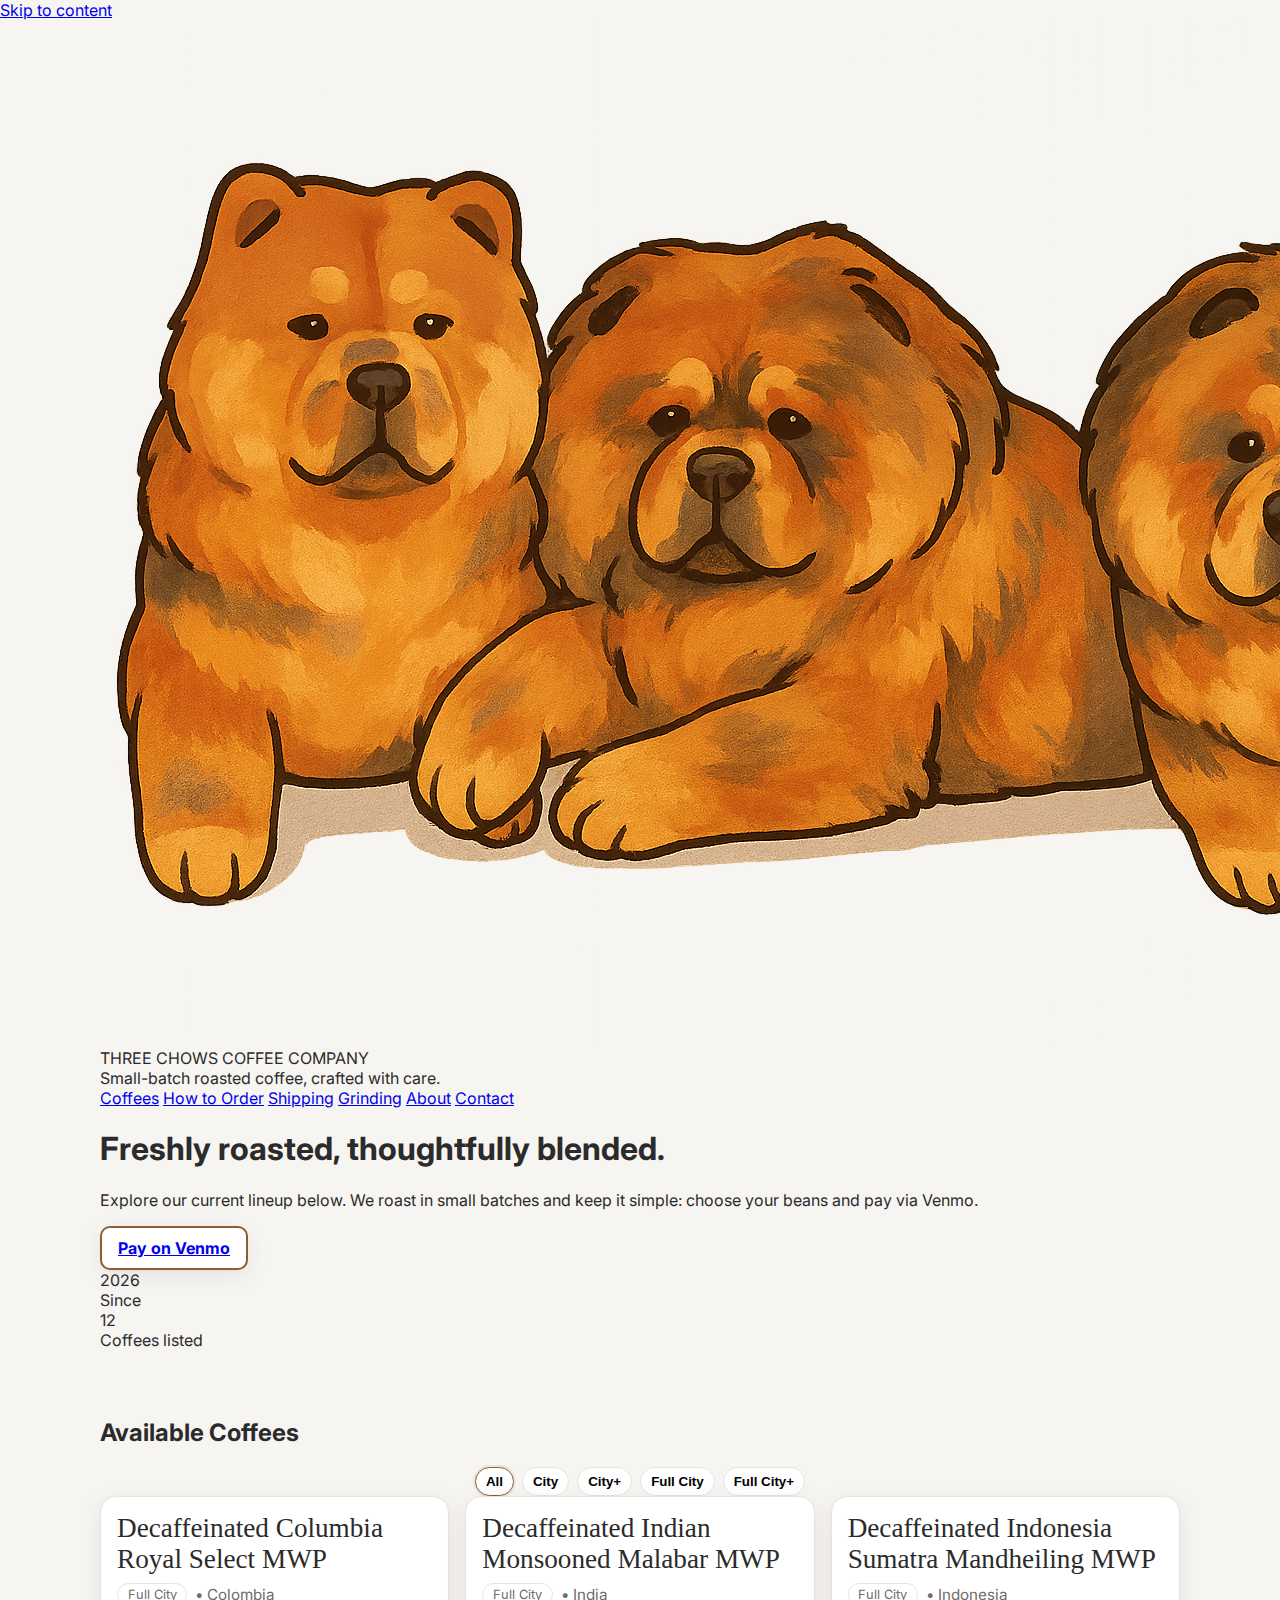
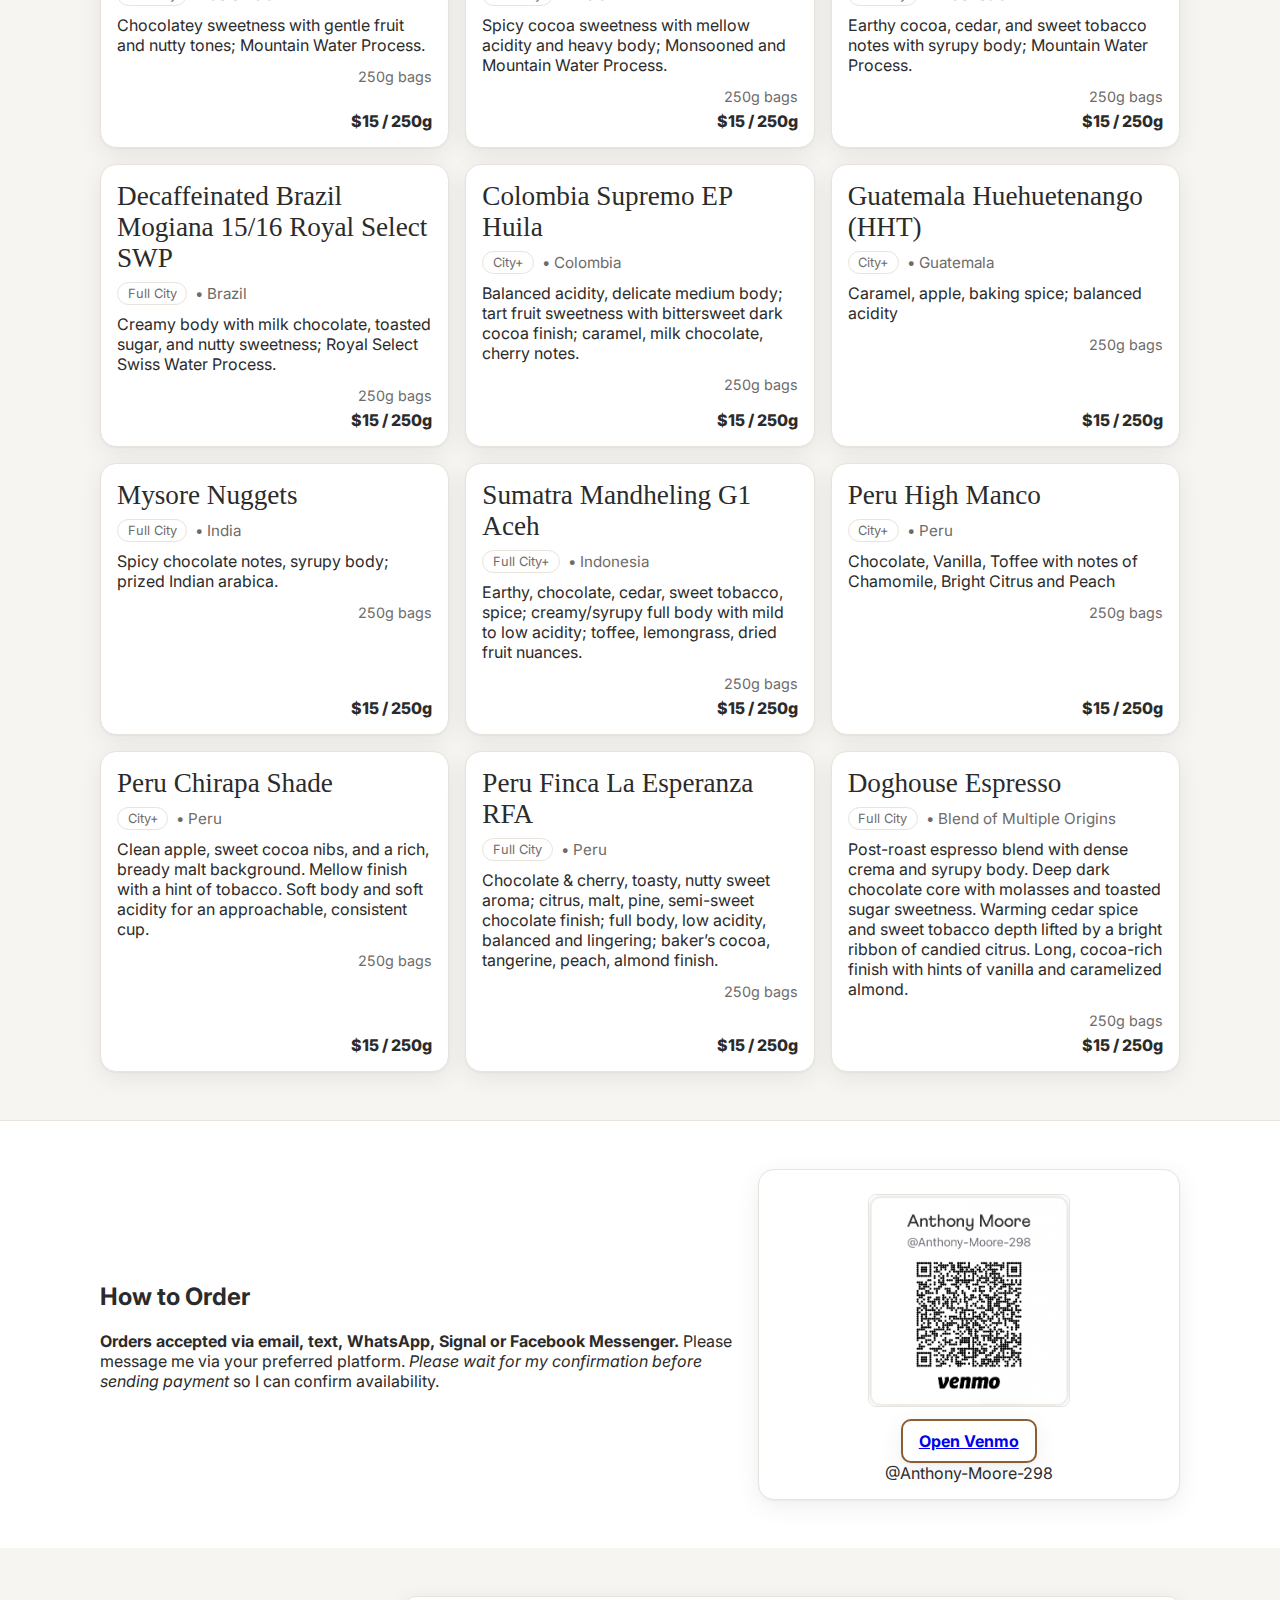
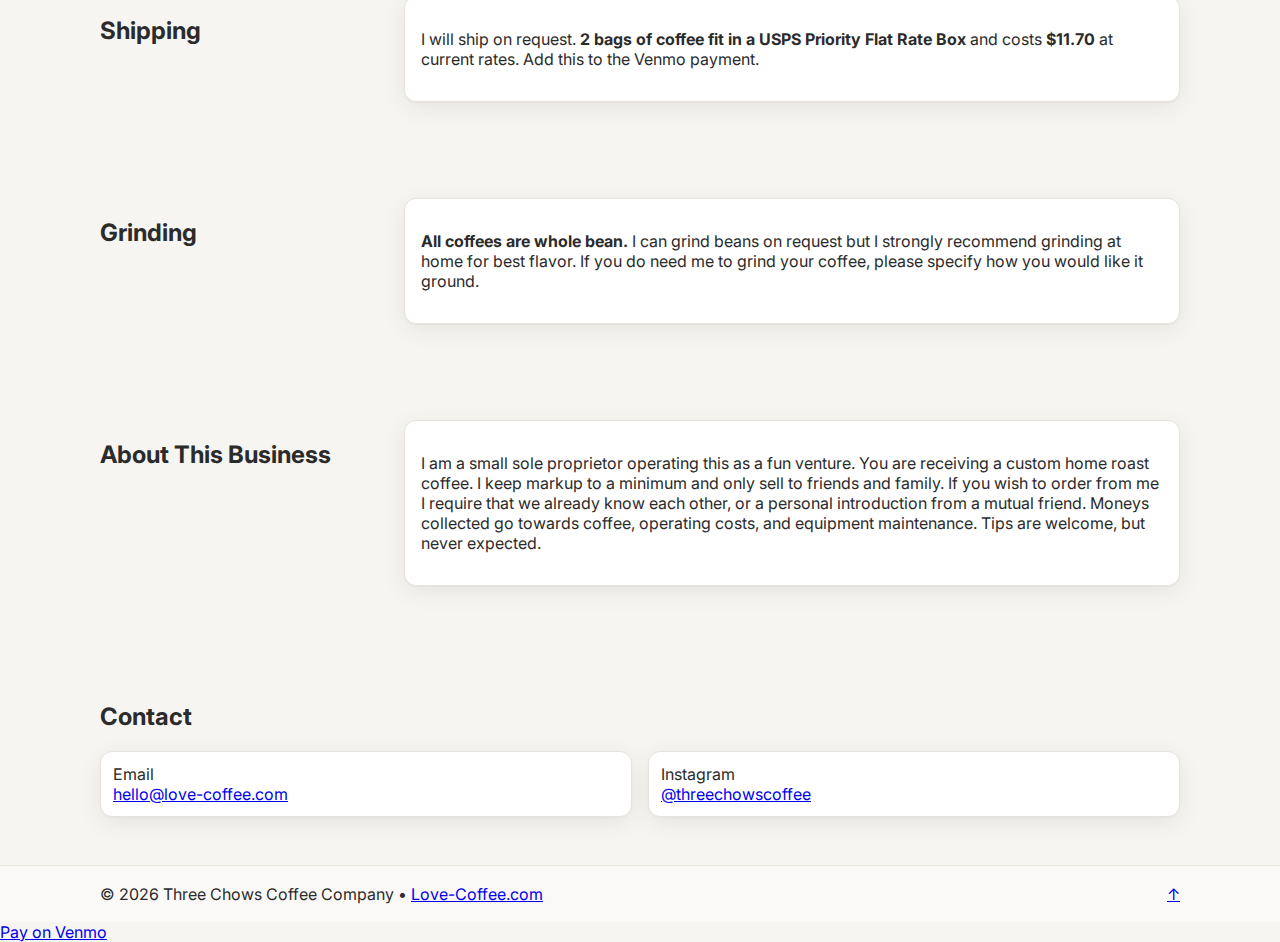
<file: index.html>
<!DOCTYPE html>
<html lang="en">
<head>
  <meta charset="UTF-8" />
  <meta name="viewport" content="width=device-width, initial-scale=1.0" />
  <title>Three Chows Coffee Company</title>
  <meta name="description" content="Small-batch roasted coffee from Three Chows Coffee Company. View current offerings and pay via Venmo." />
  <link rel="icon" href="images/favicon.ico" />
  <link rel="stylesheet" href="style.css" />
</head>
<body>
  <a class="skip-link" href="#menu">Skip to content</a>
  <header class="topbar">
    <div class="container">
      <div class="brand">
        <img src="images/logo.png" alt="Three Chows Coffee Company logo" class="brand-logo" onerror="this.style.display='none'">
        <div class="brand-text">
          <div class="brand-title">THREE CHOWS COFFEE COMPANY</div>
          <div class="brand-tagline">Small-batch roasted coffee, crafted with care.</div>
        </div>
      </div>
      <nav class="nav">
        <a href="#menu">Coffees</a>
        <a href="#order">How to Order</a>
        <a href="#shipping">Shipping</a>
        <a href="#grinding">Grinding</a>
        <a href="#about">About</a>
        <a href="#contact">Contact</a>
      </nav>
    </div>
  </header>

  <section class="hero">
    <div class="container hero-inner">
      <div class="hero-copy">
        <h1>Freshly roasted, thoughtfully blended.</h1>
        <p>Explore our current lineup below. We roast in small batches and keep it simple: choose your beans and pay via Venmo.</p>
        <a id="venmo-link-hero" class="button" href="https://venmo.com/u/Anthony-Moore-298" target="_blank" rel="noopener">Pay on Venmo</a>
      </div>
      <div class="hero-card">
        <div class="stat">
          <div class="stat-number" id="year">2025</div>
          <div class="stat-label">Since</div>
        </div>
        <div class="stat">
          <div class="stat-number" id="coffee-count">—</div>
          <div class="stat-label">Coffees listed</div>
        </div>
      </div>
    </div>
  </section>

  <main id="menu" class="container section">
    <div class="section-head">
      <h2>Available Coffees</h2>
      <div class="filters">
        <button class="chip" data-filter="All" aria-pressed="true">All</button>
        <button class="chip" data-filter="City">City</button>
        <button class="chip" data-filter="City+">City+</button>
        <button class="chip" data-filter="Full City">Full City</button>
        <button class="chip" data-filter="Full City+">Full City+</button>
      </div>
    </div>
    <div id="coffee-list" class="grid"></div>
    <p id="empty-state" class="muted" hidden>No coffees are listed as available right now — check back soon!</p>
  </main>

  <section id="order" class="order section">
    <div class="container order-grid">
      <div>
        <h2>How to Order</h2>
        <p><strong>Orders accepted via email, text, WhatsApp, Signal or Facebook Messenger.</strong> Please message me via your preferred platform. <em>Please wait for my confirmation before sending payment</em> so I can confirm availability.</p>
      </div>
      <div class="order-card">
        <img src="images/venmo-qr.png" alt="Venmo QR Code" class="venmo-qr" onerror="this.style.display='none'">
        <a id="venmo-link" class="button button-outline" href="https://venmo.com/u/Anthony-Moore-298" target="_blank" rel="noopener">Open Venmo</a>
        <div class="venmo-note muted">@Anthony-Moore-298</div>
      </div>
    </div>
  </section>

  <section id="shipping" class="container section note-section">
    <div class="note-sidebar">
      <h2>Shipping</h2>
    </div>
    <div class="note-content">
      <div class="note-card">
        <p>I will ship on request. <strong>2 bags of coffee fit in a USPS Priority Flat Rate Box</strong> and costs <strong>$11.70</strong> at current rates. Add this to the Venmo payment.</p>
      </div>
    </div>
  </section>

  <section id="grinding" class="container section note-section">
    <div class="note-sidebar">
      <h2>Grinding</h2>
    </div>
    <div class="note-content">
      <div class="note-card">
        <p><strong>All coffees are whole bean.</strong> I can grind beans on request but I strongly recommend grinding at home for best flavor. If you do need me to grind your coffee, please specify how you would like it ground.</p>
      </div>
    </div>
  </section>

  <section id="about" class="container section note-section">
    <div class="note-sidebar">
      <h2>About This Business</h2>
    </div>
    <div class="note-content">
      <div class="note-card">
        <p>I am a small sole proprietor operating this as a fun venture. You are receiving a custom home roast coffee. I keep markup to a minimum and only sell to friends and family. If you wish to order from me I require that we already know each other, or a personal introduction from a mutual friend. Moneys collected go towards coffee, operating costs, and equipment maintenance. Tips are welcome, but never expected.</p>
      </div>
    </div>
  </section>

  <section id="contact" class="container section">
    <h2>Contact</h2>
    <div class="contact-grid">
      <div>
        <div>Email</div>
        <a href="mailto:hello@love-coffee.com">hello@love-coffee.com</a>
      </div>
      <div>
        <div>Instagram</div>
        <a href="https://instagram.com/threechowscoffee" target="_blank" rel="noopener">@threechowscoffee</a>
      </div>
    </div>
  </section>

  <footer class="footer">
    <div class="container foot">
      <div>© <span id="foot-year"></span> Three Chows Coffee Company • <a href="https://love-coffee.com/" rel="noopener">Love-Coffee.com</a></div>
      <a class="to-top" href="#menu" aria-label="Back to top">↑</a>
    </div>
  </footer>

  <div class="sticky-cta" role="region" aria-label="Quick Venmo">
    <a id="venmo-link-sticky" href="https://venmo.com/u/Anthony-Moore-298" target="_blank" rel="noopener" class="sticky-btn">Pay on Venmo</a>
  </div>

  <script src="script.js"></script>
</body>
</html>
</file>
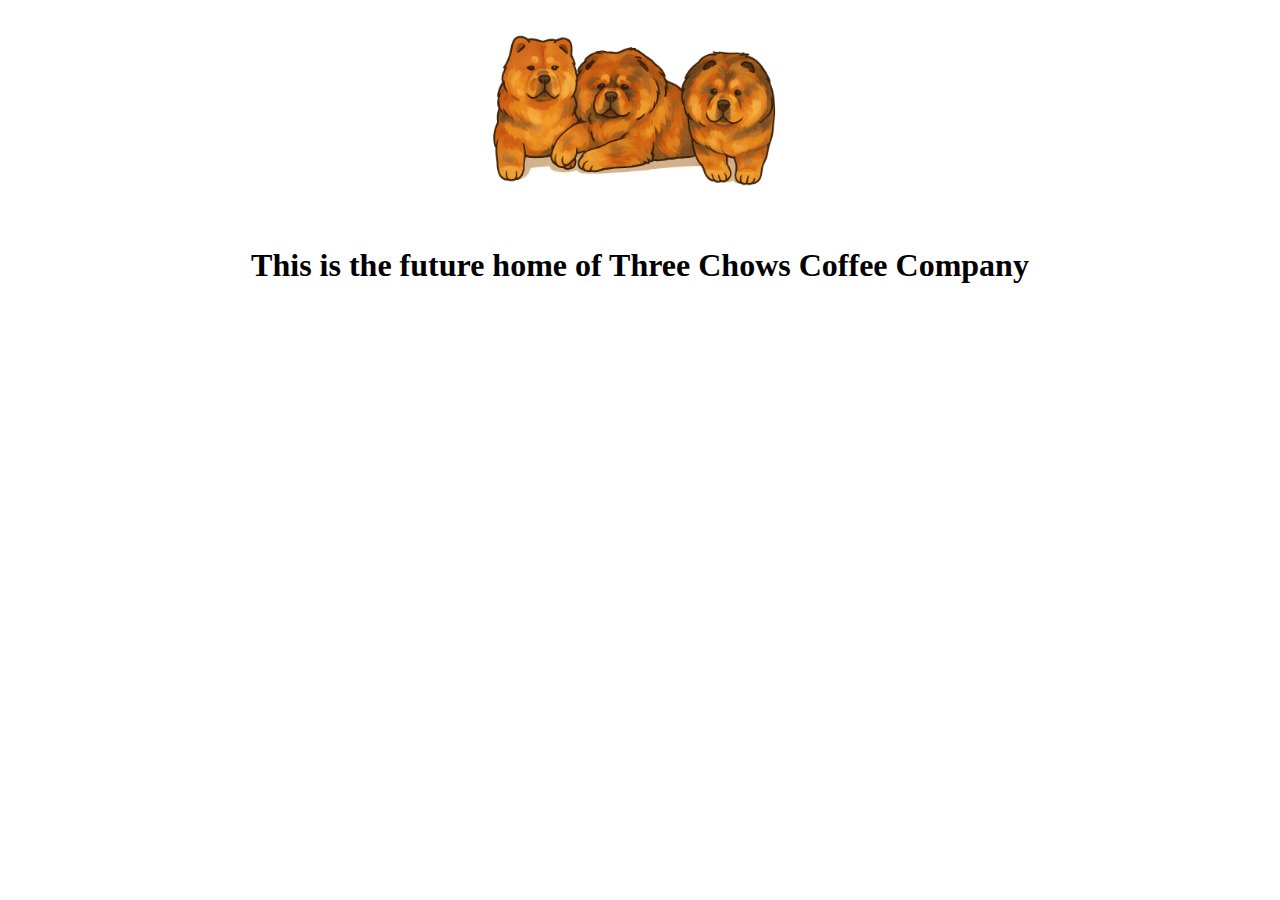
<file: docs/index.html>
<HTMNL>
<HEAD>
<TITLE>Three Chows Coffee Company</TITLE>
</HEAD>
<BODY>
<CENTER><IMG SRC="img/logo.png" WIDTH="300"></CENTER>
<BR/>
<CENTER><H1>This is the future home of Three Chows Coffee Company</H1><CENTER>
</BODY>
</HTML>
</file>
<file: style.css>
@import url('https://fonts.googleapis.com/css2?family=Cinzel:wght@700;800;900&family=Inter:wght@400;500;600;700&family=Great+Vibes&display=swap');
:root{--bg:#f7f5f2;--paper:#ffffff;--ink:#2b2b2b;--muted:#6e6b69;--accent:#8b5e34;--border:#e8e3dd;--shadow:0 6px 24px rgba(0,0,0,.07), 0 1px 2px rgba(0,0,0,.04)}
body{margin:0;padding:0;font-family:Inter,system-ui,sans-serif;background:var(--bg);color:var(--ink)}
.m-header{background:#fff;border-bottom:1px solid var(--border);position:sticky;top:0;z-index:1000}
.m-header-inner{max-width:720px;margin:0 auto;padding:14px 16px;text-align:center;display:flex;flex-direction:column;align-items:center;gap:8px}
.m-logo{width:100%;max-width:320px;height:auto}
@media(min-width:768px){.m-logo{width:33%}}
.m-name{font-family:'Cinzel', serif;font-weight:800;letter-spacing:.06em;text-transform:uppercase;font-size:clamp(1.1rem,3.6vw,1.6rem)}
.m-nav{display:flex;flex-wrap:wrap;gap:12px;justify-content:center}
.m-nav a{font-weight:600}
.hero-compact{background:linear-gradient(180deg,#fff 0,#faf6f1 100%);border-bottom:1px solid var(--border)}
.tagline{text-align:center;color:var(--muted);margin:0;padding:16px 0}
.container{max-width:1080px;margin:0 auto;padding:0 20px}
.section{padding:48px 0}
.grid{display:grid;grid-template-columns:repeat(auto-fill,minmax(260px,1fr));gap:16px}
.card{background:var(--paper);border:1px solid var(--border);border-radius:16px;padding:16px;box-shadow:var(--shadow);display:flex;flex-direction:column;gap:6px}
.card h3{font-family:'Shadows Into Light', cursive;font-size:1.7rem;margin:0 0 2px;font-weight:400}
.meta{display:flex;align-items:center;gap:8px;flex-wrap:wrap}
.badge{font-size:.8rem;padding:.2rem .6rem;border-radius:999px;border:1px solid var(--border);color:var(--muted);background:#fff}
.origin{color:var(--muted);font-size:.95rem}
.notes{margin:.2rem 0 .4rem}
.price{font-weight:800;margin-top:auto}
.dim{color:var(--muted);font-size:.9rem}
.button{display:inline-block;padding:10px 16px;border-radius:10px;border:2px solid var(--accent);font-weight:700;background:#fff;box-shadow:var(--shadow)}
.order{background:#fff;border-top:1px solid var(--border)}
.order-grid{display:grid;grid-template-columns:1.2fr .8fr;gap:24px;align-items:center}
.order-card{background:#fff;border:1px solid var(--border);border-radius:16px;padding:16px;text-align:center;box-shadow:var(--shadow)}
.venmo-qr{width:200px;max-width:100%;height:auto;margin:8px auto 12px;display:block;border-radius:8px;border:1px solid var(--border)}
.note-section{display:grid;grid-template-columns:280px 1fr;gap:24px}
.note-card{background:#fff;border:1px solid var(--border);border-radius:12px;padding:16px;box-shadow:var(--shadow)}
.contact-grid{display:grid;grid-template-columns:1fr 1fr;gap:16px}
.contact-grid>div{background:#fff;border:1px solid var(--border);border-radius:12px;padding:12px;box-shadow:var(--shadow)}
.footer{border-top:1px solid var(--border);background:#faf9f7}
.foot{display:flex;justify-content:space-between;padding:18px 0}
@media(max-width:900px){.order-grid{grid-template-columns:1fr}.note-section{grid-template-columns:1fr}.contact-grid{grid-template-columns:1fr}}

.filters{display:flex;gap:8px;flex-wrap:wrap;justify-content:center;margin-top:10px}

.chip{border:1px solid var(--border);background:#fff;padding:6px 10px;border-radius:999px;font-weight:600;cursor:pointer}
.chip[aria-pressed="true"]{border-color:var(--accent);box-shadow:0 0 0 2px rgba(139,94,52,.1)}


/* Shrinking header */
.site-header{background:#fff;border-bottom:1px solid var(--border);transition:all 0.3s ease}
.header-inner{max-width:1080px;margin:0 auto;display:flex;align-items:center;justify-content:space-between;padding:12px 20px;transition:padding 0.3s ease}
.logo{width:120px;height:auto;transition:width 0.3s ease}
.site-name{font-family:'Cinzel', serif;font-weight:800;letter-spacing:.06em;text-transform:uppercase;font-size:1.2rem;margin-left:10px}
.nav-links{display:flex;gap:16px;flex-wrap:wrap}
.site-header.shrink .header-inner{padding:6px 20px}
.site-header.shrink .logo{width:60px}


/* Updated header layout */
.site-header{background:#fff;border-bottom:1px solid var(--border);transition:all 0.3s ease}
.header-inner{max-width:1080px;margin:0 auto;padding:12px 20px;transition:padding 0.3s ease;display:flex;flex-direction:column;align-items:center;text-align:center}
.header-top{display:flex;flex-direction:column;align-items:center}
.logo{transition:width 0.3s ease}
.site-header.shrink .header-inner{padding:6px 20px}
.site-header.shrink .logo{width:60px}
.site-name{font-family:'Cinzel', serif;font-weight:800;letter-spacing:.06em;text-transform:uppercase;font-size:1.4rem;margin-top:8px}
.nav-links{margin-top:8px;display:flex;flex-wrap:wrap;gap:16px;justify-content:center}

.subhead h3{margin:.6rem 0 .2rem;font-size:1.2rem;opacity:.9}

.cat-filters{margin-top:8px}
.badge.category{background:#fff6ec;border-color:#f0d4ad;color:#83521e}

.roast-date { color: var(--muted); font-size: 0.9em; }

.qty { color: var(--muted); font-size: 0.9em; }

.card .dim, .card .price { text-align: right; }


/* Spacing & divider between filter rows */
.filters + .filters {
  margin-top: 8px;
  padding-top: 8px;
  border-top: 1px solid rgba(0,0,0,0.06);
}

/* Active chip highlight */
.chip-avail[aria-pressed="true"],
.chip-cat[aria-pressed="true"],
.chip-roast[aria-pressed="true"] {
  background: rgba(0,0,0,0.06);
  border-color: rgba(0,0,0,0.12);
  font-weight: 600;
}

/* Fade-in animation for section toggles */
@keyframes fadeIn {
  from { opacity: 0; transform: translateY(2px); }
  to { opacity: 1; transform: translateY(0); }
}
.fade-in {
  animation: fadeIn 180ms ease-out;
}
</file>
